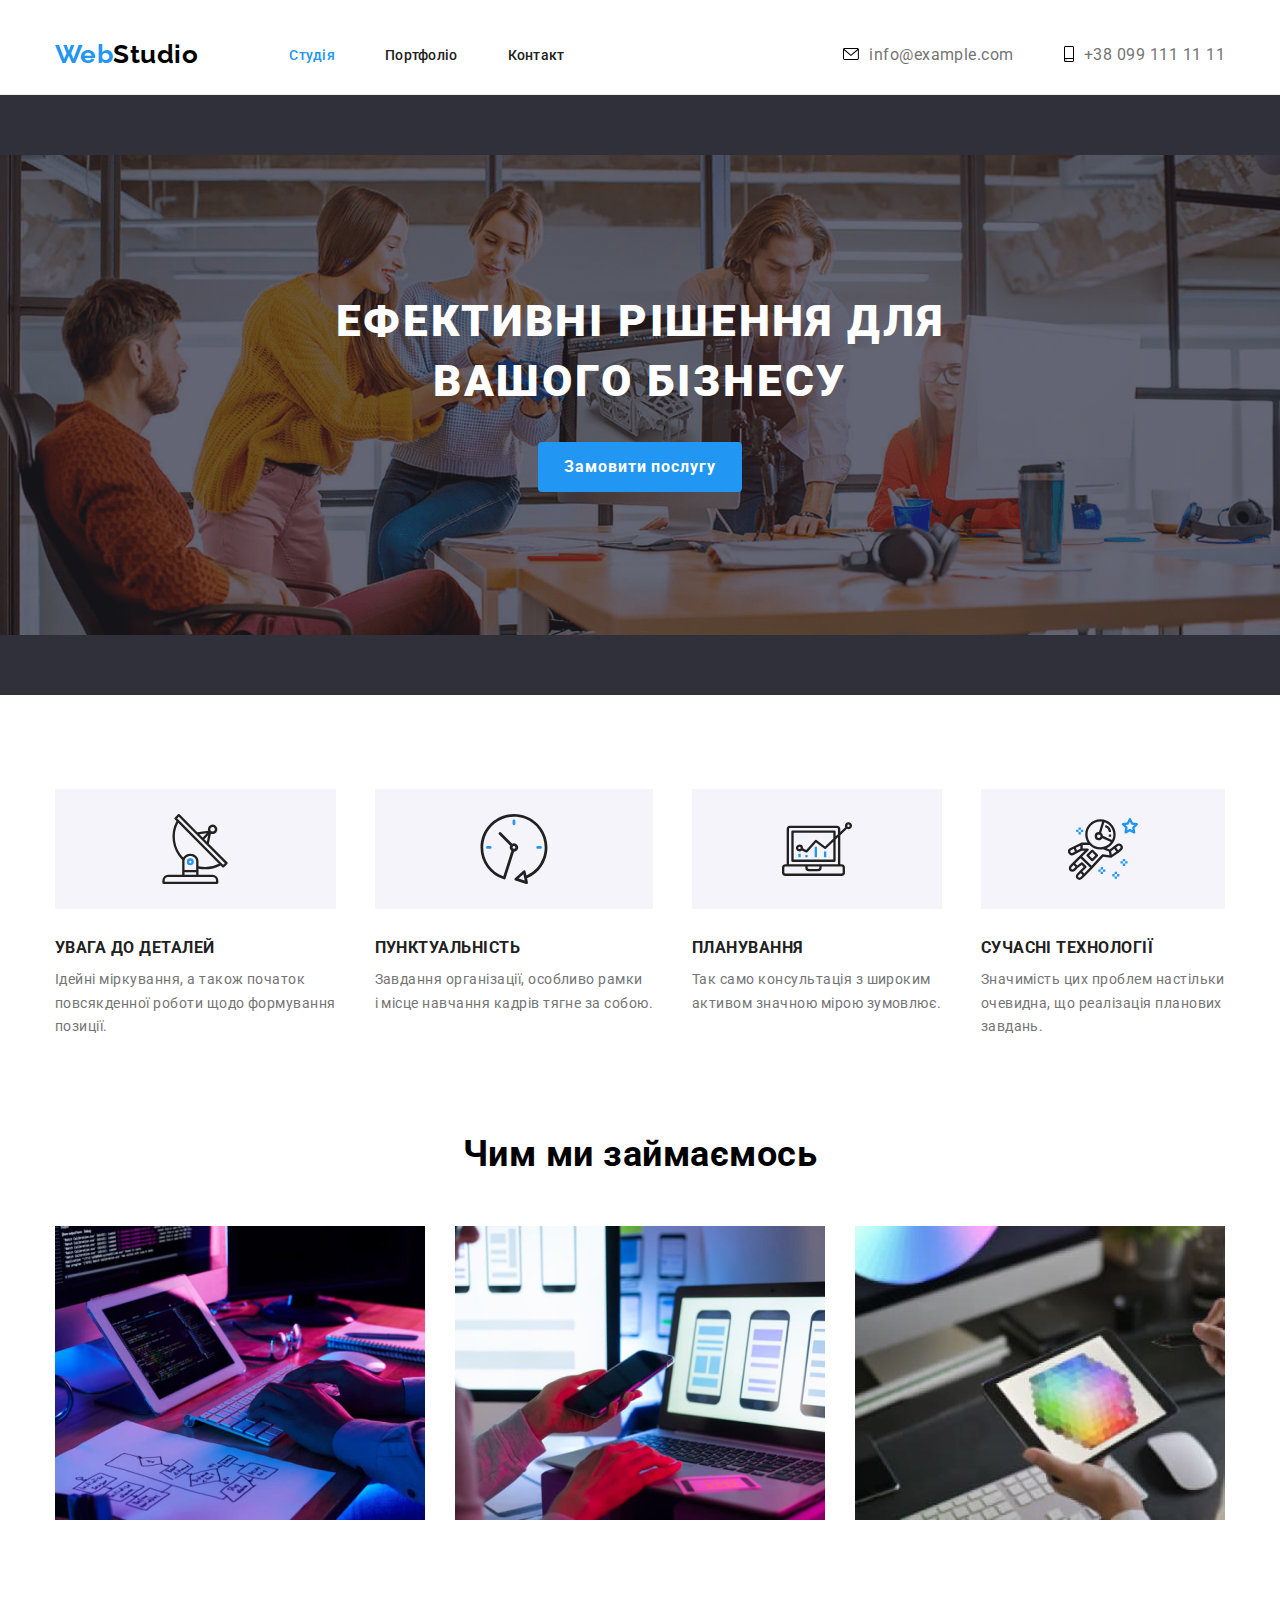
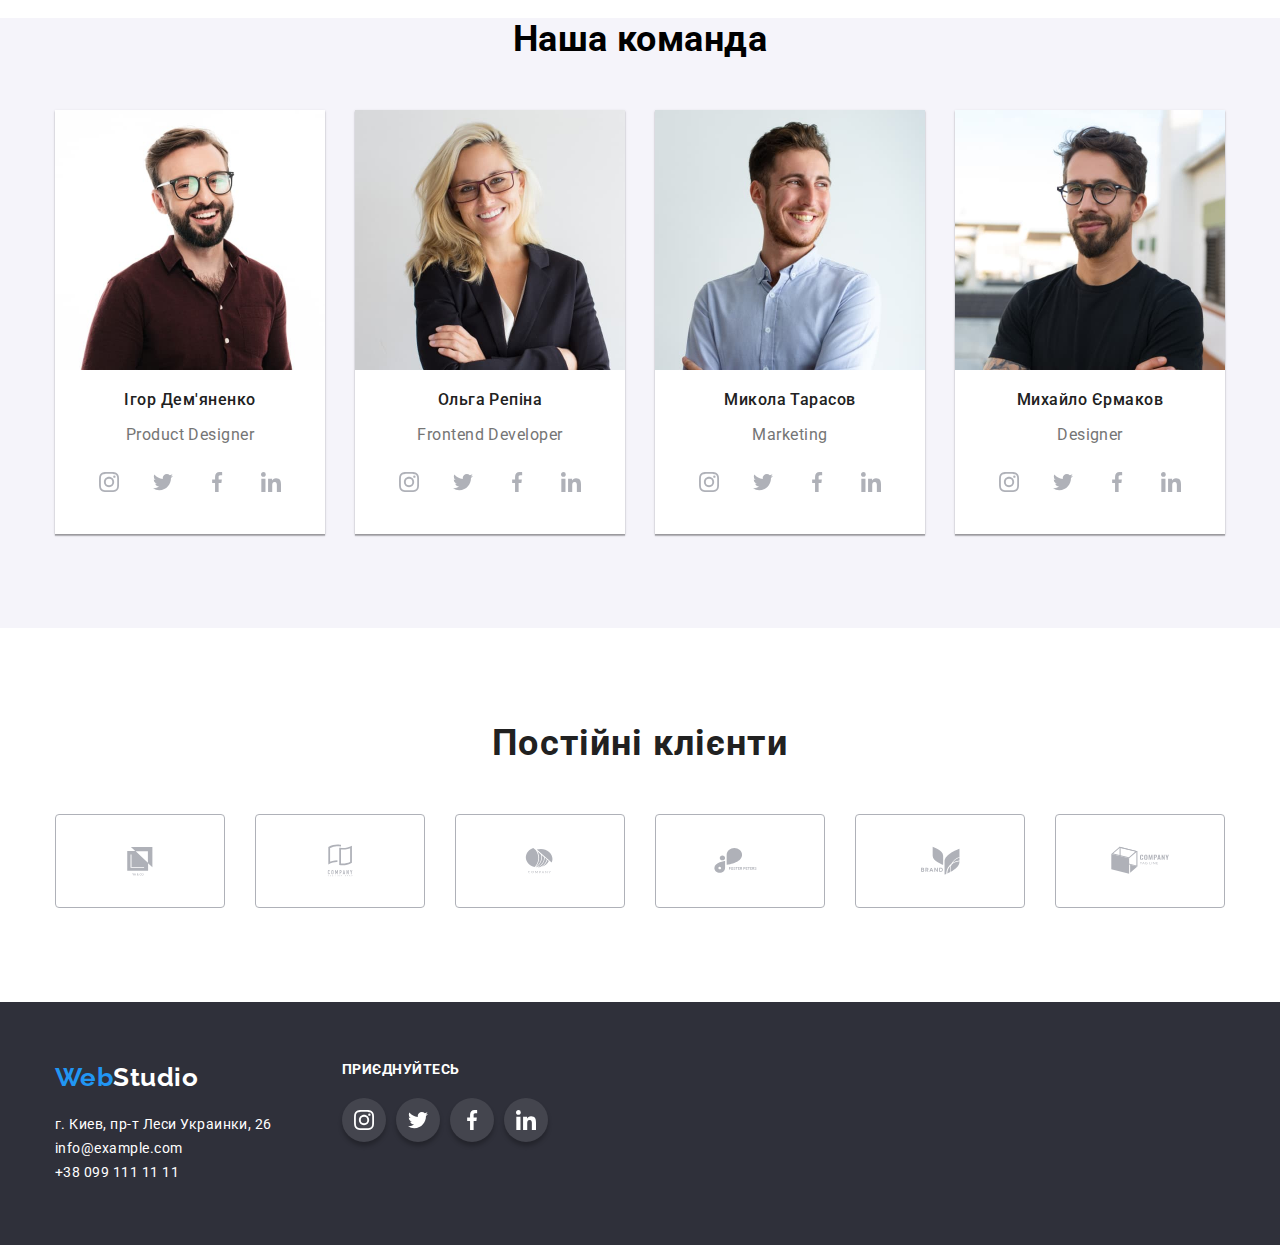
<file: index.html>
<!DOCTYPE html>
<html lang="uk">
  <head>
    <meta charset="UTF-8" />
    <meta http-equiv="X-UA-Compatible" content="IE=edge" />
    <meta name="viewport" content="width=device-width, initial-scale=1.0" />
    <title lang="en">WebStudio</title>
    <link
      href="https://fonts.googleapis.com/css2?family=Raleway:wght@700&family=Roboto:wght@400;500;700;900&display=swap"
      rel="stylesheet"
    />
    <link
      href="https://cdnjs.cloudflare.com/ajax/libs/modern-normalize/1.1.0/modern-normalize.min.css"
      rel="stylesheet"
    />
    <link rel="stylesheet" href="./css/styles.css" />
  </head>
  <body>
    <header>
      <div class="test">
        <div class="container navigation">
          <nav class="nav-container-left">
            <a href="./index.html" lang="en" class="logo"
              >Web<span class="logo-black">Studio</span></a
            >
            <div class="site-nav-container">
              <ul class="site-nav">
                <li>
                  <a href="./index.html" class="current">Студія</a>
                </li>
                <li>
                  <a href="./portfolio.html">Портфоліо</a>
                </li>
                <li>
                  <a href="#">Контакт</a>
                </li>
              </ul>
            </div>
          </nav>
          <div class="nav-container-right">
            <ul class="site-nav-contacts">
              <li class="icon-box">
                <a href="mailto:info@example.com">
                  <svg class="icon-envelope">
                    <use href="./images/symbol-defs.svg#icon-envelope"></use>
                  </svg>
                  <div>info@example.com</div>
                </a>
              </li>
              <li class="icon-box">
                <a href="tel:+380991111111">
                  <svg class="icon-smartphone">
                    <use href="./images/symbol-defs.svg#icon-smartphone"></use>
                  </svg>
                  <div>+38 099 111 11 11</div>
                </a>
              </li>
            </ul>
          </div>
        </div>
      </div>
    </header>

    <main>
      <section class="title-section">
        <div class="container">
          <h1 class="text-big-title">
            Ефективні рішення для<br />
            вашого бізнесу
          </h1>

          <button type="button" class="button-title">Замовити послугу</button>
        </div>
      </section>

      <section class="benefits">
        <div class="container">
          <!-- сховали заголовок -->
          <h2 class="visually-hidden">Наші переваги</h2>
          <ul class="benefits-list">
            <li class="icon">
              <h3>Увага до деталей</h3>
              <p>
                Ідейні міркування, а також початок<br />
                повсякденної роботи щодо формування<br />
                позиції.
              </p>
            </li>

            <li class="icon">
              <h3>Пунктуальність</h3>
              <p>
                Завдання організації, особливо рамки<br />
                і місце навчання кадрів тягне за собою.
              </p>
            </li>

            <li class="icon">
              <h3>Планування</h3>
              <p>
                Так само консультація з широким<br />
                активом значною мірою зумовлює.
              </p>
            </li>

            <li class="icon">
              <h3>Сучасні технології</h3>
              <p>
                Значимість цих проблем настільки<br />
                очевидна, що реалізація планових<br />
                завдань.
              </p>
            </li>
          </ul>
        </div>
      </section>

      <section class="our-works">
        <div class="container">
          <h2>Чим ми займаємось</h2>
          <ul class="our-works-list">
            <li>
              <img
                src="./images/1/degin1.jpg"
                alt="Людина набирає текст на клавіатурі"
                width="370"
              />
            </li>
            <li>
              <img
                src="./images/1/degin2.jpg"
                alt="програміст робить дизайн сайту для телефону"
                width="370"
              />
            </li>
            <li>
              <img
                src="./images/1/degin3.jpg"
                alt="дизайнер підбирає кольори"
                width="370"
              />
            </li>
          </ul>
        </div>
      </section>

      <section class="team-title">
        <div class="container">
          <h2>Наша команда</h2>
          <ul class="team-list">
            <li class="team">
              <img
                src="./images/1/igor.jpg"
                alt="Ігор Дем'яненко"
                width="270"
              />
              <h3>Ігор Дем'яненко</h3>
              <p lang="en">Product Designer</p>
              <ul class="action">
                <li class="social-nets">
                  <a href="">
                    <svg class="social-nets-icon">
                      <use
                        href="./images/symbol-defs.svg#icon-instagram-gray"
                      ></use>
                    </svg>
                  </a>
                </li>
                <li class="social-nets">
                  <a href="">
                    <svg class="social-nets-icon">
                      <use
                        href="./images/symbol-defs.svg#icon-twitter-gray"
                      ></use>
                    </svg>
                  </a>
                </li>
                <li class="social-nets">
                  <a href="">
                    <svg class="social-nets-icon">
                      <use
                        href="./images/symbol-defs.svg#icon-facebook-gray"
                      ></use>
                    </svg>
                  </a>
                </li>
                <li class="social-nets">
                  <a href="">
                    <svg class="social-nets-icon">
                      <use
                        href="./images/symbol-defs.svg#icon-linkedin-gray"
                      ></use>
                    </svg>
                  </a>
                </li>
              </ul>
            </li>

            <li class="team">
              <img src="./images/1/olga.jpg" alt="Ольга Репіна" width="270" />
              <h3>Ольга Репіна</h3>
              <p lang="en">Frontend Developer</p>
              <ul class="action">
                <li class="social-nets">
                  <a href="">
                    <svg class="social-nets-icon">
                      <use
                        href="./images/symbol-defs.svg#icon-instagram-gray"
                      ></use>
                    </svg>
                  </a>
                </li>
                <li class="social-nets">
                  <a href="">
                    <svg class="social-nets-icon">
                      <use
                        href="./images/symbol-defs.svg#icon-twitter-gray"
                      ></use>
                    </svg>
                  </a>
                </li>
                <li class="social-nets">
                  <a href="">
                    <svg class="social-nets-icon">
                      <use
                        href="./images/symbol-defs.svg#icon-facebook-gray"
                      ></use>
                    </svg>
                  </a>
                </li>
                <li class="social-nets">
                  <a href="">
                    <svg class="social-nets-icon">
                      <use
                        href="./images/symbol-defs.svg#icon-linkedin-gray"
                      ></use>
                    </svg>
                  </a>
                </li>
              </ul>
            </li>

            <li class="team">
              <img
                src="./images/1/mykola.jpg"
                alt="Микола Тарасов"
                width="270"
              />
              <h3>Микола Тарасов</h3>
              <p lang="en">Marketing</p>
              <ul class="action">
                <li class="social-nets">
                  <a href="">
                    <svg class="social-nets-icon">
                      <use
                        href="./images/symbol-defs.svg#icon-instagram-gray"
                      ></use>
                    </svg>
                  </a>
                </li>
                <li class="social-nets">
                  <a href="">
                    <svg class="social-nets-icon">
                      <use
                        href="./images/symbol-defs.svg#icon-twitter-gray"
                      ></use>
                    </svg>
                  </a>
                </li>
                <li class="social-nets">
                  <a href="">
                    <svg class="social-nets-icon">
                      <use
                        href="./images/symbol-defs.svg#icon-facebook-gray"
                      ></use>
                    </svg>
                  </a>
                </li>
                <li class="social-nets">
                  <a href="">
                    <svg class="social-nets-icon">
                      <use
                        href="./images/symbol-defs.svg#icon-linkedin-gray"
                      ></use>
                    </svg>
                  </a>
                </li>
              </ul>
            </li>

            <li class="team">
              <img
                src="./images/1/mihail.jpg"
                alt="Михайло Єрмаков"
                width="270"
              />
              <h3>Михайло Єрмаков</h3>
              <p lang="en">Designer</p>
              <ul class="action">
                <li class="social-nets">
                  <a href="">
                    <svg class="social-nets-icon">
                      <use
                        href="./images/symbol-defs.svg#icon-instagram-gray"
                      ></use>
                    </svg>
                  </a>
                </li>
                <li class="social-nets">
                  <a href="">
                    <svg class="social-nets-icon">
                      <use
                        href="./images/symbol-defs.svg#icon-twitter-gray"
                      ></use>
                    </svg>
                  </a>
                </li>
                <li class="social-nets">
                  <a href="">
                    <svg class="social-nets-icon">
                      <use
                        href="./images/symbol-defs.svg#icon-facebook-gray"
                      ></use>
                    </svg>
                  </a>
                </li>
                <li class="social-nets">
                  <a href="">
                    <svg class="social-nets-icon">
                      <use
                        href="./images/symbol-defs.svg#icon-linkedin-gray"
                      ></use>
                    </svg>
                  </a>
                </li>
              </ul>
            </li>
          </ul>
        </div>
      </section>

      <section>
        <div class="container section-client">
          <h2>Постійні клієнти</h2>
          <ul class="client">
            <li>
              <a href="">
                <svg class="client-icon">
                  <use href="./images/symbol-defs.svg#icon-Client-1"></use>
                </svg>
              </a>
            </li>
            <li>
              <a href="">
                <svg class="client-icon">
                  <use href="./images/symbol-defs.svg#icon-Client-2"></use>
                </svg>
              </a>
            </li>
            <li>
              <a href="">
                <svg class="client-icon">
                  <use href="./images/symbol-defs.svg#icon-Client-3"></use>
                </svg>
              </a>
            </li>
            <li>
              <a href="">
                <svg class="client-icon">
                  <use href="./images/symbol-defs.svg#icon-Client-4"></use>
                </svg>
              </a>
            </li>
            <li>
              <a href="">
                <svg class="client-icon">
                  <use href="./images/symbol-defs.svg#icon-Client-5"></use>
                </svg>
              </a>
            </li>
            <li>
              <a href="">
                <svg class="client-icon">
                  <use href="./images/symbol-defs.svg#icon-Client-6"></use>
                </svg>
              </a>
            </li>
          </ul>
        </div>
      </section>
    </main>

    <footer>
      <div class="container footer-container">
        <div>
          <a href="./index.html" lang="en" class="logo logo-focus"
            >Web<span class="logo-white">Studio</span></a
          >
          <address>
            <ul class="footer-address">
              <li>
                <a
                  href="https://goo.gl/maps/CPtrU1FHBa2aNyZL9"
                  target="_blank"
                  rel="noopener noreferrer nofollow"
                  >г. Киев, пр-т Леси Украинки, 26</a
                ><br />
              </li>

              <li class="foorer-mail">
                <a href="mailto:info@example.com">info@example.com</a><br />
              </li>

              <li class="foorer-phone">
                <a href="tel:+380991111111">+38 099 111 11 11</a>
              </li>
            </ul>
          </address>
        </div>
        <div class="join">
          <h2>Приєднуйтесь</h2>
          <ul class="footer-icon">
            <li class="grey-icon-set">
              <a href="">
                <svg class="grey-icon-item">
                  <use
                    href="./images/symbol-defs.svg#icon-instagram-white"
                  ></use>
                </svg>
              </a>
            </li>
            <li class="grey-icon-set">
              <a href="">
                <svg class="grey-icon-item">
                  <use href="./images/symbol-defs.svg#icon-twitter-white"></use>
                </svg>
              </a>
            </li>
            <li class="grey-icon-set">
              <a href="">
                <svg class="grey-icon-item">
                  <use
                    href="./images/symbol-defs.svg#icon-facebook-white"
                  ></use>
                </svg>
              </a>
            </li>
            <li class="grey-icon-set">
              <a href="">
                <svg class="grey-icon-item">
                  <use
                    href="./images/symbol-defs.svg#icon-linkedin-white"
                  ></use>
                </svg>
              </a>
            </li>
          </ul>
        </div>
      </div>
    </footer>
  </body>
</html>
</file>
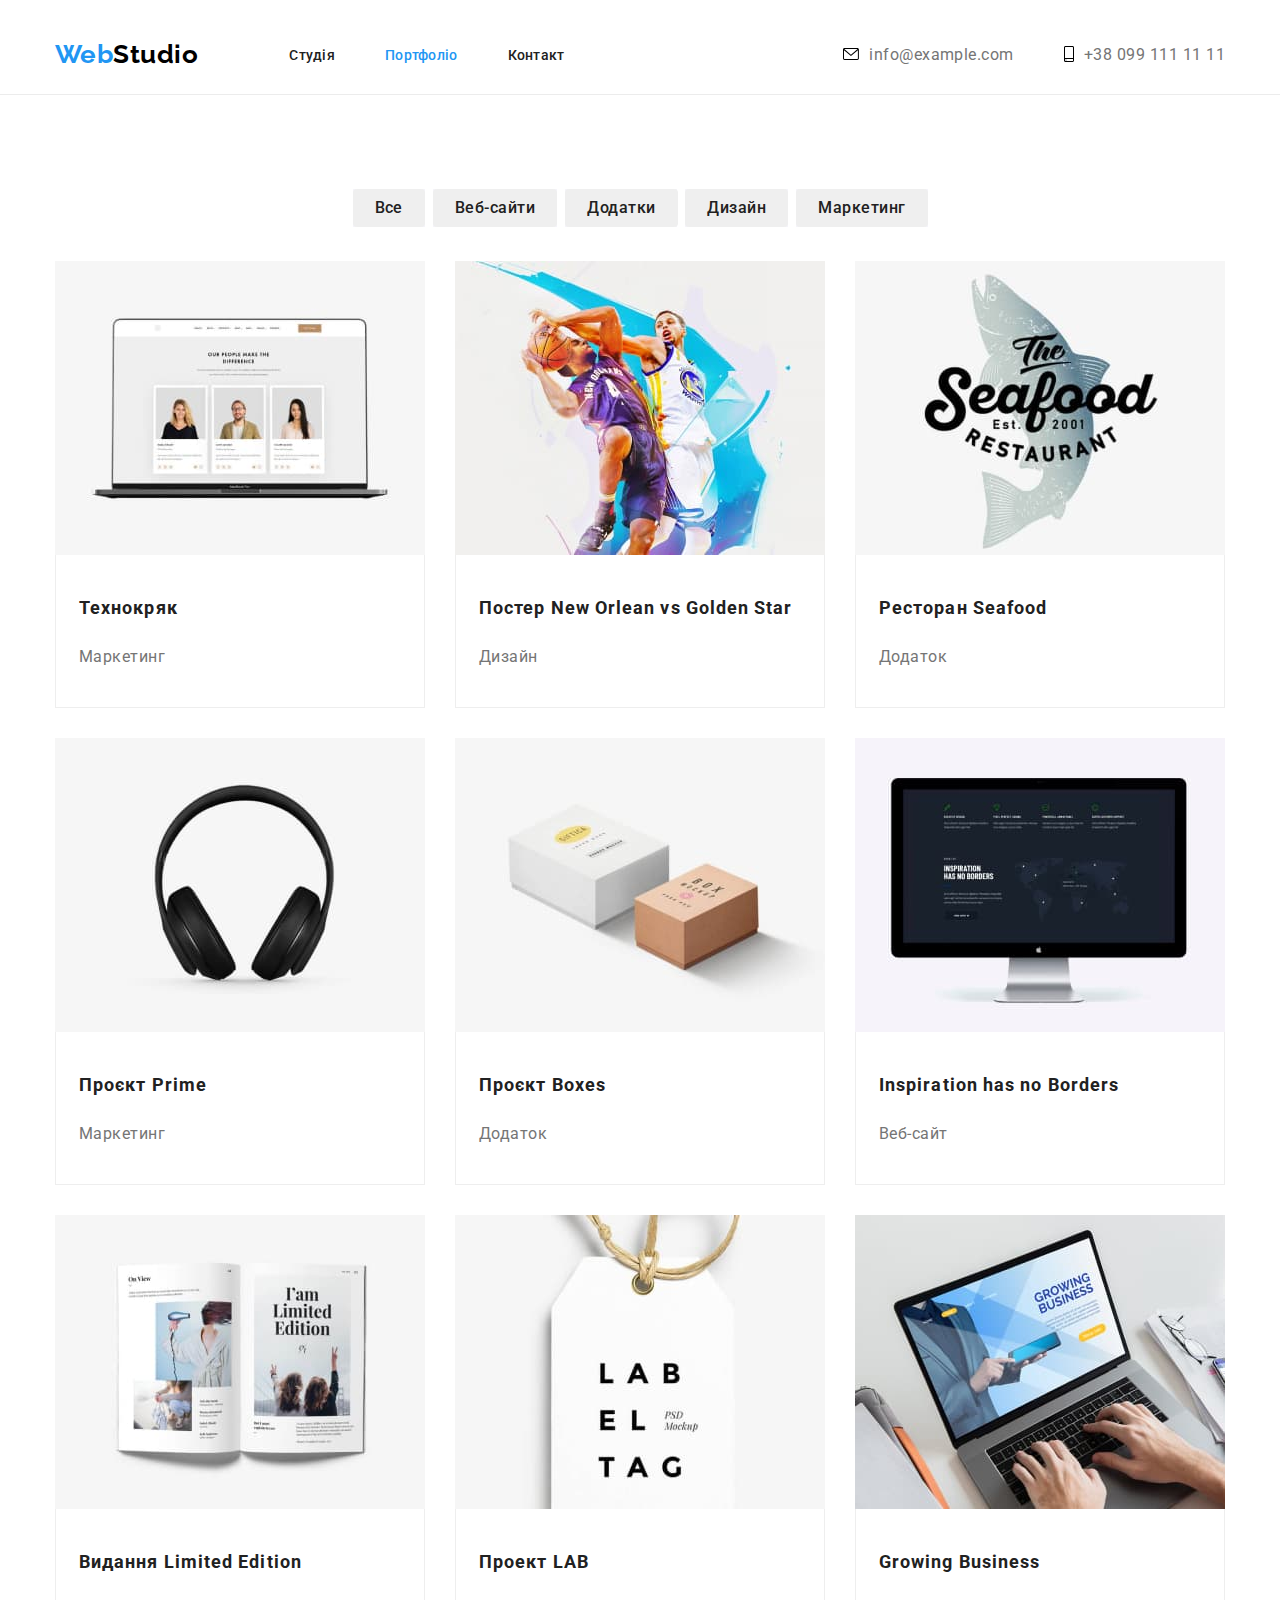
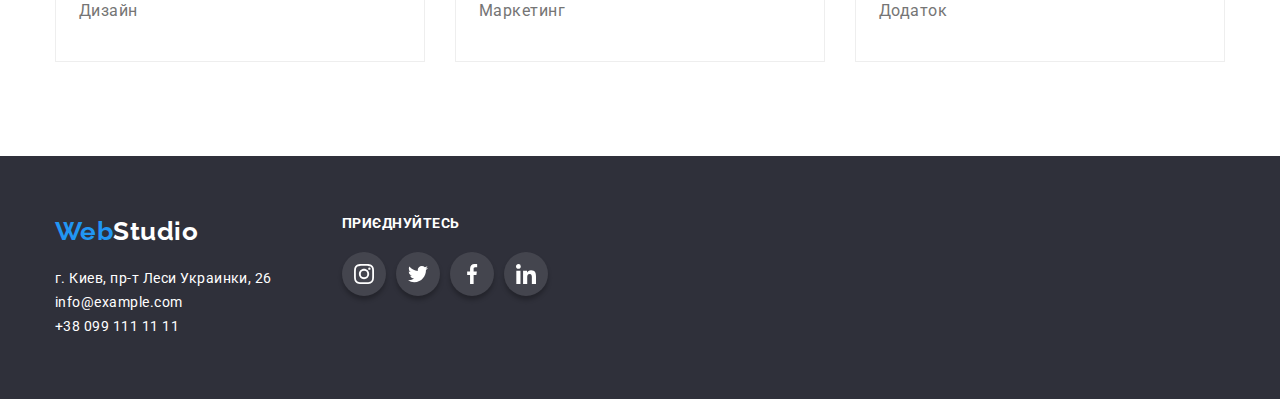
<file: portfolio.html>
<!DOCTYPE html>
<html lang="uk">
  <head>
    <meta charset="UTF-8" />
    <meta http-equiv="X-UA-Compatible" content="IE=edge" />
    <meta name="viewport" content="width=device-width, initial-scale=1.0" />
    <title lang="en">WebStudio</title>
    <link
      href="https://fonts.googleapis.com/css2?family=Raleway:wght@700&family=Roboto:wght@400;500;700;900&display=swap"
      rel="stylesheet"
    />
    <link
      href="https://cdnjs.cloudflare.com/ajax/libs/modern-normalize/1.1.0/modern-normalize.min.css"
      rel="stylesheet"
    />
    <link rel="stylesheet" href="./css/styles.css" />
  </head>

  <body>
    <header>
        <div class="test">
            <div class="container navigation">
                <nav class="nav-container-left">
                    <a href="./index.html" lang="en" class="logo">Web<span class="logo-black">Studio</span></a>
                    <div class="site-nav-container">
                        <ul class="site-nav">
                            <li>
                                <a href="./index.html">Студія</a>
                            </li>
                            <li>
                                <a href="./portfolio.html" class="current">Портфоліо</a>
                            </li>
                            <li>
                                <a href="#">Контакт</a>
                            </li>
                        </ul>
                    </div>
                </nav>
                <div class="nav-container-right">
                    <ul class="site-nav-contacts">
                        <li class="icon-box">
                            <a href="mailto:info@example.com">
                                <svg class="icon-envelope">
                                    <use href="./images/symbol-defs.svg#icon-envelope"></use>
                                </svg>
                                <div>info@example.com</div>
                            </a>
                        </li>
                        <li class="icon-box">
                            <a href="tel:+380991111111">
                                <svg class="icon-smartphone">
                                    <use href="./images/symbol-defs.svg#icon-smartphone"></use>
                                </svg>
                                <div>+38 099 111 11 11</div>
                            </a>
                        </li>
                    </ul>
                </div>
            </div>
        </div>
    </header>

    <main>
      <div class="container">
        <div class="portfolio-buttons">
          <h1 class="visually-hidden">Портфоліо</h1>
          <ul class="list-buttons">
            <li class="item-button">
              <button type="button">Все</button>
            </li>

            <li class="item-button">
              <!--щоб не робився перенос тире, вставляємо спец-символ-->
              <button type="button">Веб&#8209;сайти</button>
            </li>

            <li class="item-button">
              <button type="button">Додатки</button>
            </li>

            <li class="item-button">
              <button type="button">Дизайн</button>
            </li>

            <li class="item-button">
              <button type="button">Маркетинг</button>
            </li>
          </ul>
        </div>

        <div class="portfolio">
          <ul class="card-set">
            <li class="item">
              <a href="#">
                <div class="card">
                  <img
                    src="./images/2/tehnokryak.jpg"
                    alt="tehnokryak"
                    width="370"
                  />
                </div>
                <div class="under-foto">
                  <h2>Технокряк</h2>
                  <p>Маркетинг</p>
                </div>
              </a>
            </li>

            <li class="item">
              <a href="#">
                <div class="card">
                  <img
                    src="./images/2/poster-new.jpg"
                    alt="poster"
                    width="370"
                  />
                </div>
                <div class="under-foto">
                  <h2>Постер New Orlean vs Golden Star</h2>
                  <p>Дизайн</p>
                </div>
              </a>
            </li>

            <li class="item">
              <a href="#">
                <div class="card">
                  <img
                    src="./images/2/restoran.jpg"
                    alt="restoran"
                    width="370"
                  />
                </div>
                <div class="under-foto">
                  <h2>Ресторан Seafood</h2>
                  <p>Додаток</p>
                </div>
              </a>
            </li>

            <li class="item">
              <a href="#">
                <div class="card">
                  <img src="./images/2/prime.jpg" alt="prime" width="370" />
                </div>
                <div class="under-foto">
                  <h2>Проєкт Prime</h2>
                  <p>Маркетинг</p>
                </div>
              </a>
            </li>

            <li class="item">
              <a href="#">
                <div class="card">
                  <img src="./images/2/boxes.jpg" alt="boxes" width="370" />
                </div>
                <div class="under-foto">
                  <h2>Проєкт Boxes</h2>
                  <p>Додаток</p>
                </div>
              </a>
            </li>

            <li class="item">
              <a href="#">
                <div class="card">
                  <img
                    src="./images/2/inspiration.jpg"
                    alt="inspiration"
                    width="370"
                  />
                </div>
                <div class="under-foto">
                  <h2>Inspiration has no Borders</h2>
                  <p>Веб-сайт</p>
                </div>
              </a>
            </li>

            <li class="item">
              <a href="#">
                <div class="card">
                  <img
                    src="./images/2/limited.jpg"
                    alt="limited edition"
                    width="370"
                  />
                </div>
                <div class="under-foto">
                  <h2>Видання Limited Edition</h2>
                  <p>Дизайн</p>
                </div>
              </a>
            </li>

            <li class="item">
              <a href="#">
                <div class="card">
                  <img src="./images/2/lab.jpg" alt="proect lab" width="370" />
                </div>
                <div class="under-foto">
                  <h2>Проект LAB</h2>
                  <p>Маркетинг</p>
                </div>
              </a>
            </li>

            <li class="item">
              <a href="#">
                <div class="card">
                  <img
                    src="./images/2/growing.jpg"
                    alt="Growing Business"
                    width="370"
                  />
                </div>
                <div class="under-foto">
                  <h2>Growing Business</h2>
                  <p>Додаток</p>
                </div>
              </a>
            </li>
          </ul>
        </div>
      </div>
    </main>

    <footer>
      <div class="container footer-container">
        <div>
          <a href="./index.html" lang="en" class="logo logo-focus">Web<span class="logo-white">Studio</span></a>
          <address>
            <ul class="footer-address">
              <li>
                <a href="https://goo.gl/maps/CPtrU1FHBa2aNyZL9" target="_blank" rel="noopener noreferrer nofollow">г. Киев,
                  пр-т Леси Украинки, 26</a><br />
              </li>
    
              <li class="foorer-mail">
                <a href="mailto:info@example.com">info@example.com</a><br />
              </li>
    
              <li class="foorer-phone">
                <a href="tel:+380991111111">+38 099 111 11 11</a>
              </li>
            </ul>
          </address>
        </div>
        <div class="join">
          <h2>Приєднуйтесь</h2>
          <ul class="footer-icon">
            <li class="grey-icon-set">
              <a href="">
                <svg class="grey-icon-item">
                  <use href="./images/symbol-defs.svg#icon-instagram-white"></use>
                </svg>
              </a>
            </li>
            <li class="grey-icon-set">
              <a href="">
                <svg class="grey-icon-item">
                  <use href="./images/symbol-defs.svg#icon-twitter-white"></use>
                </svg>
              </a>
            </li>
            <li class="grey-icon-set">
              <a href="">
                <svg class="grey-icon-item">
                  <use href="./images/symbol-defs.svg#icon-facebook-white"></use>
                </svg>
              </a>
            </li>
            <li class="grey-icon-set">
              <a href="">
                <svg class="grey-icon-item">
                  <use href="./images/symbol-defs.svg#icon-linkedin-white"></use>
                </svg>
              </a>
            </li>
          </ul>
        </div>
      </div>
    </footer>
  </body>
</html>
</file>
<file: css/styles.css>
:root {
    --title-text-color: rgba(33, 33, 33, 1);
    --pargraf-text-color: rgba(117, 117, 117, 1);
    --dark-background: rgba(47, 48, 58, 1);
    --white: rgba(255, 255, 255, 1);
    --blue: rgba(33, 150, 243, 1);

}

:focus {
    outline: none;
}

a:hover {
    border: blue;
}


body {
    background-color: var(--white);
    font-family: roboto, sans-serif;
    letter-spacing: 0.03em;
    line-height: 1.2;

    margin-top: 15px;
    margin-bottom: 15px;
}

body a {
    text-decoration: none;
    color: currentColor;
}

/* убираем маркеры в списках */
ul {
    list-style: none;
    margin: 0;
    padding: 0;
}

button {
    font-family: inherit;
    cursor: pointer;
    color: var(--title-text-color);
    font-weight: 500;
    font-size: 16px;
    line-height: 1.62;
    text-align: center;
    letter-spacing: 0.03em;
    border: none;
    border-radius: 4px;
    padding: 6px 22px;
}

/* цвет кнопки гпавной при ховере 188CE8 */
button:hover {
    color: var(--white);
    background-color: var(--blue);
}

button:focus {
    color: var(--white);
    background-color: var(--blue);
    outline: 3px solid black;
}

.container {
    margin-left:auto;
    margin-right: auto;
    padding-left: 15px;
    padding-right: 15px;
    width: 1200px;
    outline: 2px solid none;
}

.visually-hidden {
    position: absolute;
    white-space: nowrap;
    width: 1px;
    height: 1px;
    overflow: hidden;
    border: 0;
    padding: 0;
    clip: rect(0 0 0 0);
    clip-path: inset(50%);
    margin: -1px;
}

.logo {
    color: var(--blue);
    font-size: 26px;
    font-family: raleway, sans-serif;
    font-weight: 700;
    font-size: 26px;
    line-height: 1.19;
    }

.logo-black {
    color: rgba(0, 0, 0, 1);
}

.logo-white {
    color: var(--white);
}

header {
    border-bottom: 1px solid rgba(236, 236, 236, 1);
}

.navigation {
    display: flex;
    align-items: center;
    padding-top: 24px;
    padding-bottom: 24px;
}

.nav-container-left {
    display: flex;
    align-items: center;
}
.site-nav-container {
    margin-left: 91px;
}

.site-nav-container li {
    margin-right: 50px;
}

.site-nav {
    display: flex;
    align-items: center;
    margin: 0;
    padding: 0;
}

.site-nav a {
    color: var(--title-text-color);
    font-weight: 500;
    font-size: 14px;
    line-height: 1.14;
    letter-spacing: 0.02em;
}

/* виділяємо поточну сторінку(студіо, портфоліо, контакти) */
.site-nav a.current {
    color: var(--blue);
}

.navigation a:hover {
    color: var(--blue);
    fill: var(--blue);
}

.navigation a:focus {
    color: var(--blue);
    fill: var(--blue);
    outline: 3px solid black;
}

.nav-container-right {
    margin-left: auto;
    align-items: center;
}

.site-nav-contacts {
    display: flex;
    align-items: center;
    margin: 0;
    padding: 0;
}

.site-nav-contacts a {
    color: var(--pargraf-text-color);
}

.site-nav-contacts a:hover {
    color: var(--blue);
}

.site-nav-contacts a:focus {
    color: var(--blue);
    outline: 3px solid black;
}

.site-nav-contacts li {
    margin-left: 50px;
}

.icon-envelope {
    width: 16px;
    height: 12px;
    margin-right: 10px;
}

.icon-smartphone {
    width: 10px;
    height: 16px;
    margin-right: 10px;
}

.icon-box a {
    display: flex;
    align-items: center;
}
.title-section {
    max-width: 1600px;
    margin-left: auto;
    margin-right: auto;
    height: 600px;
    color: var(--white);
    background-image: linear-gradient(
        to right,
        rgba(47, 48, 58, 0.4),
        rgba(47, 48, 58, 0.4)
        ), url(../images/1/bg-title.png);
    background-color: var(--dark-background);
    background-size: contain;
    background-position: center;
    background-repeat: no-repeat;
    text-align: center;
    outline: 2px solid none;
    padding-top: 197px;
    padding-bottom: 203px;
}

/* зробили всі літери великими text-transform: uppercase; */
.text-big-title {
    font-weight: 900;
    font-size: 44px;
    line-height: 1.36;
    letter-spacing: 0.06em;
    text-transform: uppercase;
    text-align: center;
    margin: 0;
}

.button-title {
    background-color: var(--blue);
    color: var(--white);
    font-weight: 700;
    font-size: 16px;
    line-height: 30px;
    letter-spacing: 0.06em;
    margin-top: 30px;
    border: none;
    padding: 10px 26px;
}

.button-title:hover {
    background-color: rgba(24, 140, 232, 1);
}

.button-title:focus {
    background-color: rgba(24, 140, 232, 1);
    outline: 3px solid black;
}

.benefits {
    font-size: 14px;
    outline: 2px solid none;
    padding-top: 94px;
    padding-bottom: 94px;
}

.benefits-list {
    display: flex;
    justify-content: space-between;
    margin-right: -30px;
}

.benefits-list li {
    margin-right: 30px;
}

/* не можна так робити якщо буде hover, focus*/
.icon::before {
    display: block;
    content: "";
    height: 120px;
    background-color: rgba(245, 244, 250, 1);
    background-size: 70px;
    background-repeat: no-repeat;
    background-position: center;
}

.icon:nth-child(1)::before {
    background-image: url(../images/icons.svg/antenna.svg);
    
}

.icon:nth-child(2)::before {
    background-image: url(../images/icons.svg/clock.svg);
}

.icon:nth-child(3)::before {
    background-image: url(../images/icons.svg/diagram.svg);
}

.icon:nth-child(4)::before {
    background-image: url(../images/icons.svg/astronaut.svg);
}

.benefits-list h3 {
    color: var(--title-text-color);
    font-weight: 700;
    line-height: 1.14;
    text-transform: uppercase;
    padding-top: 30px;
    margin-top: 0;
    margin-bottom: 0;
}

.benefits-list p {
    color: var(--pargraf-text-color);
    font-weight: 400;
    line-height: 1.71;
    margin-top: 10px;
    margin-bottom: 0;
}

.our-works {
    padding-bottom: 94px;
    outline: 2px solid none;
}

.our-works h2 {
    font-weight: 700;
    font-size: 36px;
    line-height: 1.17;
    text-align: center;
    margin: 0;
}

.our-works-list {
    display: flex;
    margin-top: 50px;
    margin-bottom: 0;
    margin-right: -30px;
    justify-content: space-between;
}

.our-works-list li {
    margin-right: 30px;
}

.team-title {
    padding-bottom: 94px;
    outline: 2px solid none;
    background-color: rgba(245, 244, 250, 1);
}

.team-title h2 {
    font-weight: 700;
    font-size: 36px;
    line-height: 1.17;
    text-align: center;
    margin: 0;
}

.team-list {
    display: flex;
    margin-top: 50px;
    margin-bottom: 0;
    margin-right: -30px;
    justify-content: space-between;
}

.team {
    text-align: center;
    background-color: var(--white);
    font-size: 16px;
    line-height: 1.19;
    margin-right: 30px;
    padding-bottom: 30px;
    box-shadow: 0px 2px 1px rgba(0, 0, 0, 0.2), 0px 1px 1px rgba(0, 0, 0, 0.14), 0px 1px 3px rgba(0, 0, 0, 0.12);
}

.team h3 {
    font-size: 16px;
    font-weight: 500;
    color: var(--title-text-color);
}

.team p {
    color: var(--pargraf-text-color);
    font-weight: 400;
}

/*.team p::after {
    display: block;
    content: "";
    height: 44px;
    margin-top: 16px;
    background-size: 44px;
    background-repeat: no-repeat;
    background-position: 32px, 86px, 140px, 194px;
    background-image: url(../images/icons.svg/insta.svg), url(../images/icons.svg/Twitter.svg), url(../images/icons.svg/FB.svg), url(../images/icons.svg/in.svg);
}

*/

.action {
    display: flex;
    padding: 0 32px;
    margin: 0;
    list-style: none;
    justify-content: space-between;
    align-items: center;
}

.social-nets {
    padding: 12px;
    border: none;
    color: rgba(175, 177, 184, 1);
    border-radius: 50%;
    width: 44px;
    height: 44px;
    justify-content: center;
}

.social-nets-icon {
    
    width: 20px;
    height: 20px;
    fill: currentColor;
    }
    


.social-nets:hover,
.social-nets:focus-within {
    color: rgba(255, 255, 255, 1);
    background-color: var(--blue);
}

.section-client {
    padding-top: 94px;
    padding-bottom: 94px;

}

.section-client h2 {
    
    font-style: normal;
    font-weight: 700;
    font-size: 36px;
    line-height: 1.17;
    text-align: center;
    letter-spacing: 0.03em;
    color: var(--title-text-color);
    margin-bottom: 50px;
    margin-top: 0;

}

.client {
    display: flex;
    justify-content: space-between;
    
}

.client li {
    width: 170px;
}

.client a {
    width:100%;
    border: solid 1px rgba(175, 177, 184, 1);
    border-radius: 4px;
    padding: 16px 32px;
    display: flex;
    fill: rgba(175, 177, 184, 1);
}

.client-icon {
    width: 106px;
    height: 60px;
}

.client a:hover,
.client a:focus {
    box-shadow: 0px 4px 4px rgba(0, 0, 0, 0.25);
    border-color:var(--blue);
    fill:var(--blue);
}

footer {
    background-color: var(--dark-background);
    color: var(--white);
    outline: 2px solid none;
    padding-top: 60px;
    padding-bottom: 60px;
}

footer a {
    color: var(--white);
}

address {
    margin-top: 20px;
}

.footer-address {
    font-style: normal;
    font-weight: 400;
    font-size: 14px;
    line-height: 1.71;
}

.foorer-mail,
.foorer-phone {
    color: rgba(255, 255, 255, 0.6);
}

.footer-container {
    display: flex;
}

.logo-focus:focus {
   outline: 3px solid black;
}

.footer-address a:focus {
    outline: 3px solid black;
}

.join {
    margin-left: 70px;
}

.join h2 {
    font-style: 700;
    font-size: 14px;
    Line-height: 1.14;
    text-transform: uppercase;
    margin: 0;
    
}

.footer-icon {
    display: flex;
    margin-top: 20px;
}

.grey-icon-set {
    width: 44px;
    height: 44px;
    padding: 12px;
    border-radius: 50%;
    margin-right: 10px;
    color: var(--white);
    background-color: rgba(255, 255, 255, 0.1);
    box-shadow: 0px 4px 4px rgba(0, 0, 0, 0.25);
}

.grey-icon-set:last-child {
    margin-right: 0;
}

.grey-icon-item {
    width: 20px;
    height: 20px;
}

.grey-icon-set:hover,
.grey-icon-set:focus-within {
    background-color: var(--blue);
}

.portfolio-buttons {
    margin-left: auto;
    margin-right: auto;
    width: 575px;
    outline: 2px solid none;
    margin-top: 94px;
}

.list-buttons {
    display: flex;
    flex-direction: column(row)
    padding-left: 0;
    margin-left: -8px;
}

.item-button {
    flex-basis: content;
    width: 38px;
    margin-left: 8px;
    background-color: rgba(245, 244, 250, 1);
    /* justify-content: space-between ; - можна вписувати замість flex-basis: content; щоб розподілити текст*/
}

.item-button:hover,
.item-button:focus {
    box-shadow: 0px 2px 1px rgba(0, 0, 0, 0.2);
}

.item:hover {
    box-shadow: 6px 1px 4px rgba(0, 0, 0, 0.16), 4px 0px 4px rgba(0, 0, 0, 0.06), 1px 0px 1px rgba(0, 0, 0, 0.12);
}

.item:focus-within {
    box-shadow: 6px 1px 4px rgba(0, 0, 0, 0.16), 4px 0px 4px rgba(0, 0, 0, 0.06), 1px 0px 1px rgba(0, 0, 0, 0.12);
}

.portfolio {
    margin-top: 34px;
    margin-bottom: 94px;
}

/* ФОТО: ставимо елементи списку в строку (display: flex;) і робими перенос фото по строкам ( flex-wrap: wrap;)
   (margin-top: -28px;)-не можна ставити коли є колір фону (саме цієї секції card-set), тоді треба прибирати іншим способом */
.card-set {
    display: flex;
    flex-wrap: wrap;
    align-items: center;
    gap: 30px;
    margin-bottom: 0;
}

 .card {
    display: flex;
    align-content: flex-end;
}

.under-foto {
    padding-top: 20px;
    padding-bottom: 19px;
    padding-left: 23px;
    padding-right: 23px;
    border-right: 1px solid rgba(238, 238, 238, 1);
    border-left: 1px solid rgba(238, 238, 238, 1);
    border-bottom: 1px solid rgba(238, 238, 238, 1);
}

.under-foto h2 {
    color: var(--title-text-color);
    font-weight: 700;
    font-size: 18px;
    line-height: 2;
    letter-spacing: 0.06em;
}

.under-foto p {
    color: var(--pargraf-text-color);
    font-weight: 400;
    font-size: 16px;
    line-height: 1.88;
}
</file>
